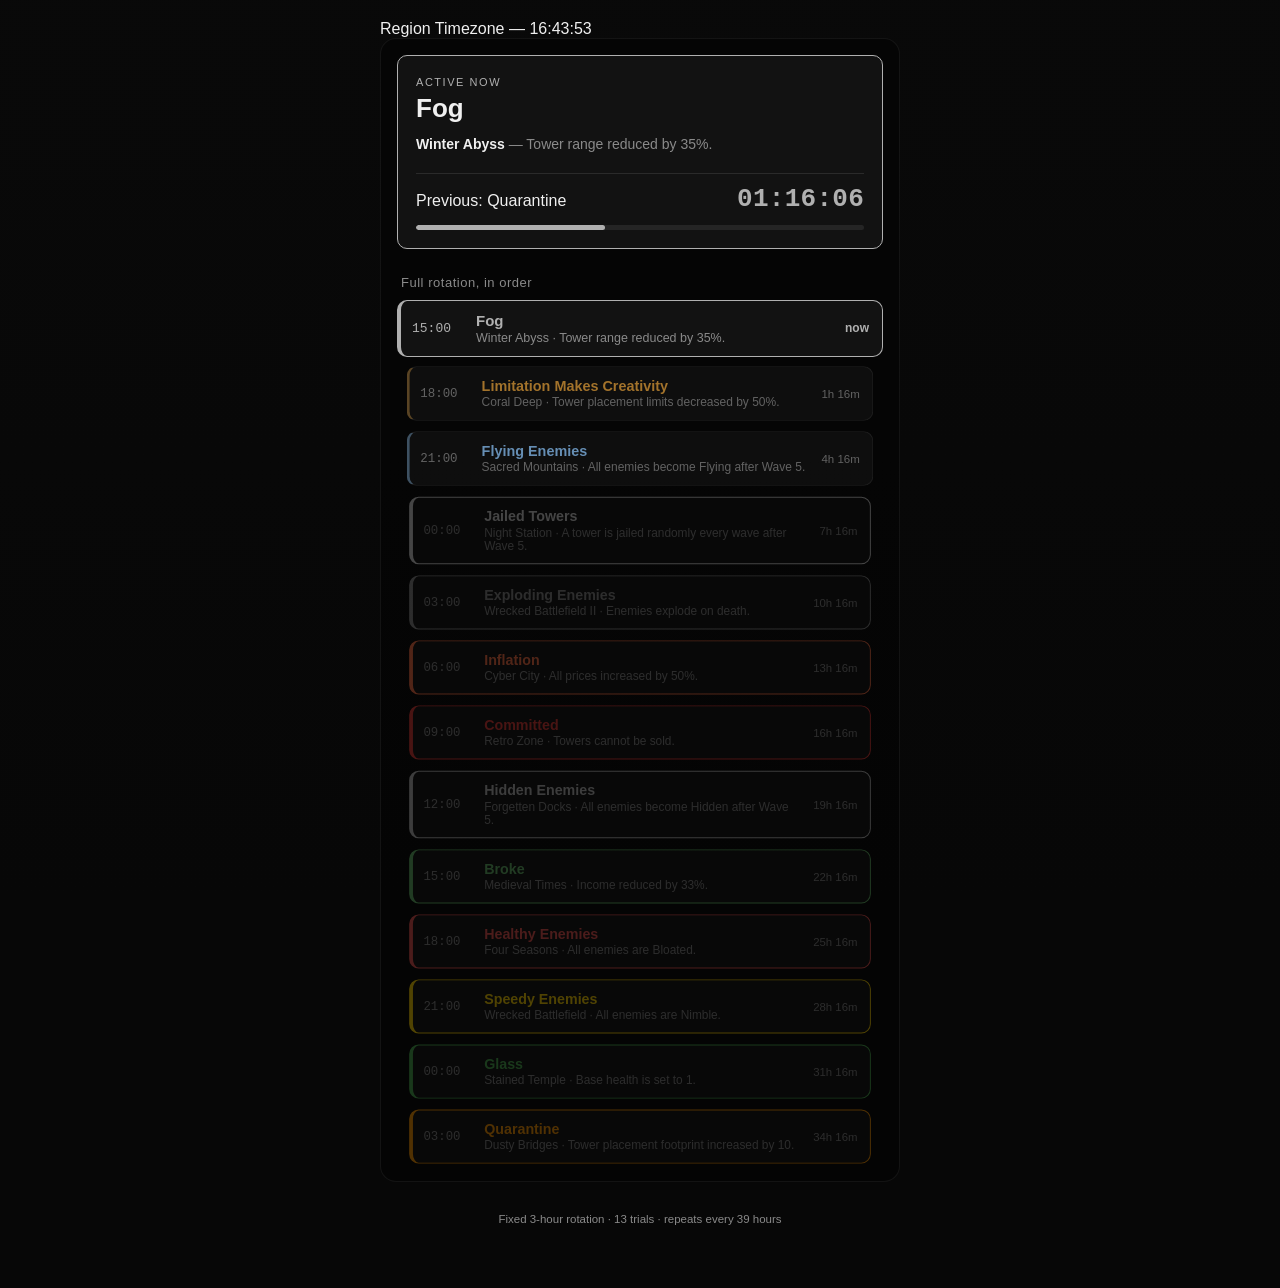
<file: index.html>
<!DOCTYPE html>
<html lang="en">

<head>
    <meta charset="UTF-8">
    <meta name="viewport" content="width=device-width, initial-scale=1.0">
    <title>Trial Rotation</title>

    <script src="code.js" defer></script>
    <link rel="stylesheet" href="style.css">
</head>

<body>
    <div class="wrap">
        <div class="clock">Region Timezone — <span id="clockText">--:--:--</span></div>
        <div class="panel">
            <div class="now-card">
                <div class="now-label">Active now</div>
                <div class="now-name" id="nowName">—</div>
                <div class="now-meta" id="nowMeta">—</div>

                <div class="lower-row">
                    <div id="previousLabel">Previous:</div>
                    <div class="countdown" id="countdown">--:--:--</div>
                </div>
                <div class="progress-track">
                    <div class="progress-fill" id="progressFill"></div>
                </div>
            </div>

            <div class="section-title">Full rotation, in order</div>
            <div class="list" id="list"></div>
        </div>

        <footer>Fixed 3-hour rotation · 13 trials · repeats every 39 hours</footer>
    </div>
</body>

</html>
</file>
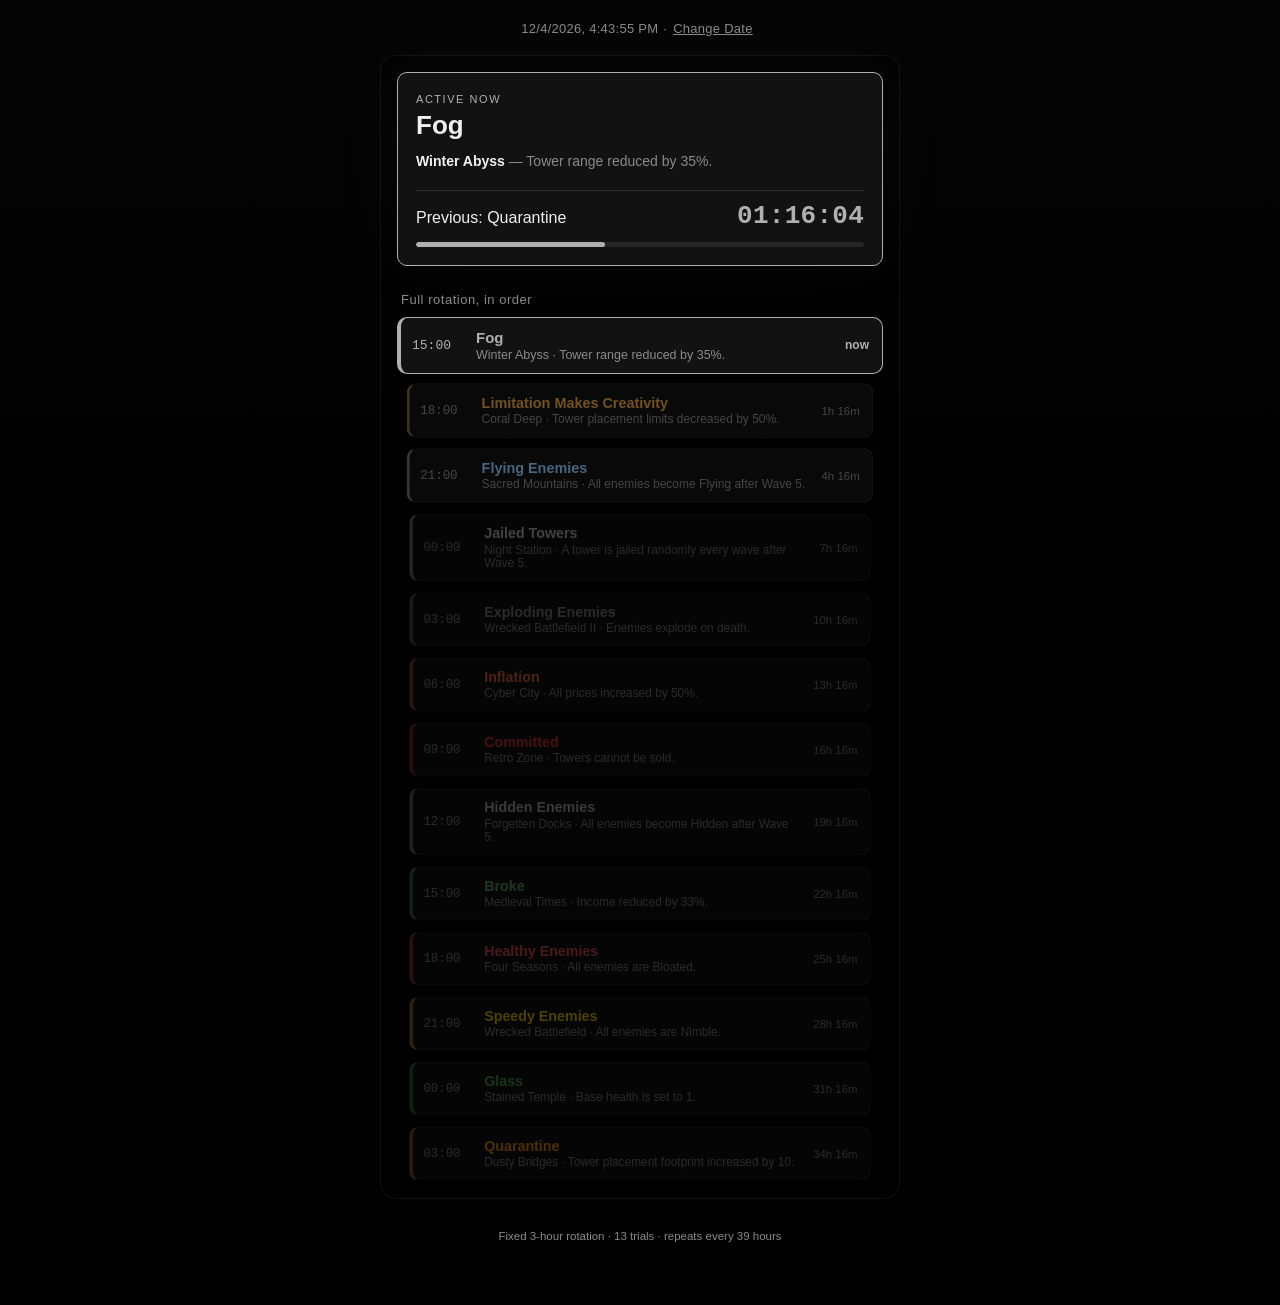
<file: docs/index.html>
<!DOCTYPE html>
<html lang="en">

<head>
    <meta charset="UTF-8">
    <meta name="viewport" content="width=device-width, initial-scale=1.0">
    <title>Trial Rotation</title>

    <script src="scripts/main.js" defer></script>
    <script src="scripts/connections.js" defer></script>

    <link rel="icon" type="image/webp" href="media/Icon.webp">
    <link rel="stylesheet" href="scripts/style.css">
</head>

<body>
    <div class="wrap">
        <div class="upperRow">
            <div id="calendar">DD/MM/YYYY HH:MM:SS</div>
            <button class="changeDate">Change Date</button>
            <input type="datetime-local"" id="datepicker" style="display: none;">
        </div>

        <div class="panel">
            <div class="now-card">
                <div class="now-label">Active now</div>
                <div class="now-name" id="nowName">—</div>
                <div class="now-meta" id="nowMeta">—</div>

                <div class="lower-row">
                    <div id="previousLabel">Previous:</div>
                    <div class="countdown" id="countdown">--:--:--</div>
                </div>
                <div class="progress-track">
                    <div class="progress-fill" id="progressFill"></div>
                </div>
            </div>

            <div class="section-title">Full rotation, in order</div>
            <div class="list" id="list"></div>
        </div>

        <footer>Fixed 3-hour rotation · 13 trials · repeats every 39 hours</footer>
    </div>
</body>

</html>
</file>
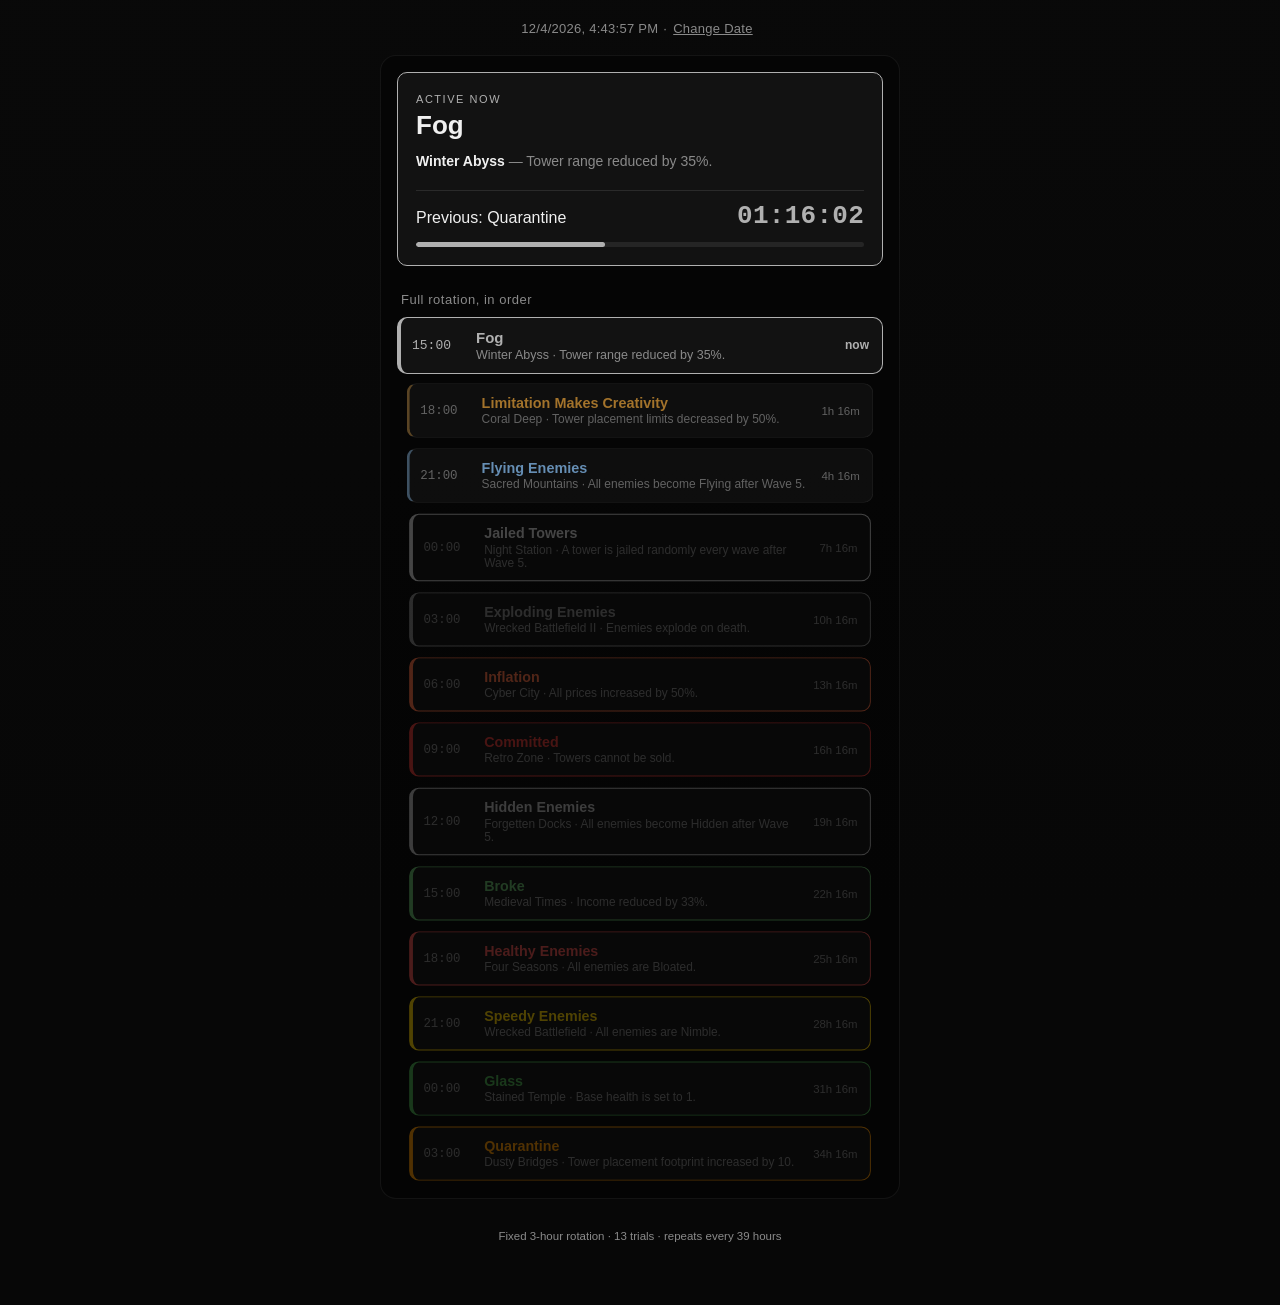
<file: scripts/index.html>
<!DOCTYPE html>
<html lang="en">

<head>
    <meta charset="UTF-8">
    <meta name="viewport" content="width=device-width, initial-scale=1.0">
    <title>Trial Rotation</title>

    <script src="main.js" defer></script>
    <script src="connections.js" defer></script>
    <link rel="stylesheet" href="style.css">
</head>

<body>
    <div class="wrap">
        <div class="upperRow">
            <div id="calendar">DD/MM/YYYY HH:MM:SS</div>
            <button class="changeDate">Change Date</button>
            <input type="datetime-local"" id="datepicker" style="display: none;">
        </div>

        <div class="panel">
            <div class="now-card">
                <div class="now-label">Active now</div>
                <div class="now-name" id="nowName">—</div>
                <div class="now-meta" id="nowMeta">—</div>

                <div class="lower-row">
                    <div id="previousLabel">Previous:</div>
                    <div class="countdown" id="countdown">--:--:--</div>
                </div>
                <div class="progress-track">
                    <div class="progress-fill" id="progressFill"></div>
                </div>
            </div>

            <div class="section-title">Full rotation, in order</div>
            <div class="list" id="list"></div>
        </div>

        <footer>Fixed 3-hour rotation · 13 trials · repeats every 39 hours</footer>
    </div>
</body>

</html>
</file>
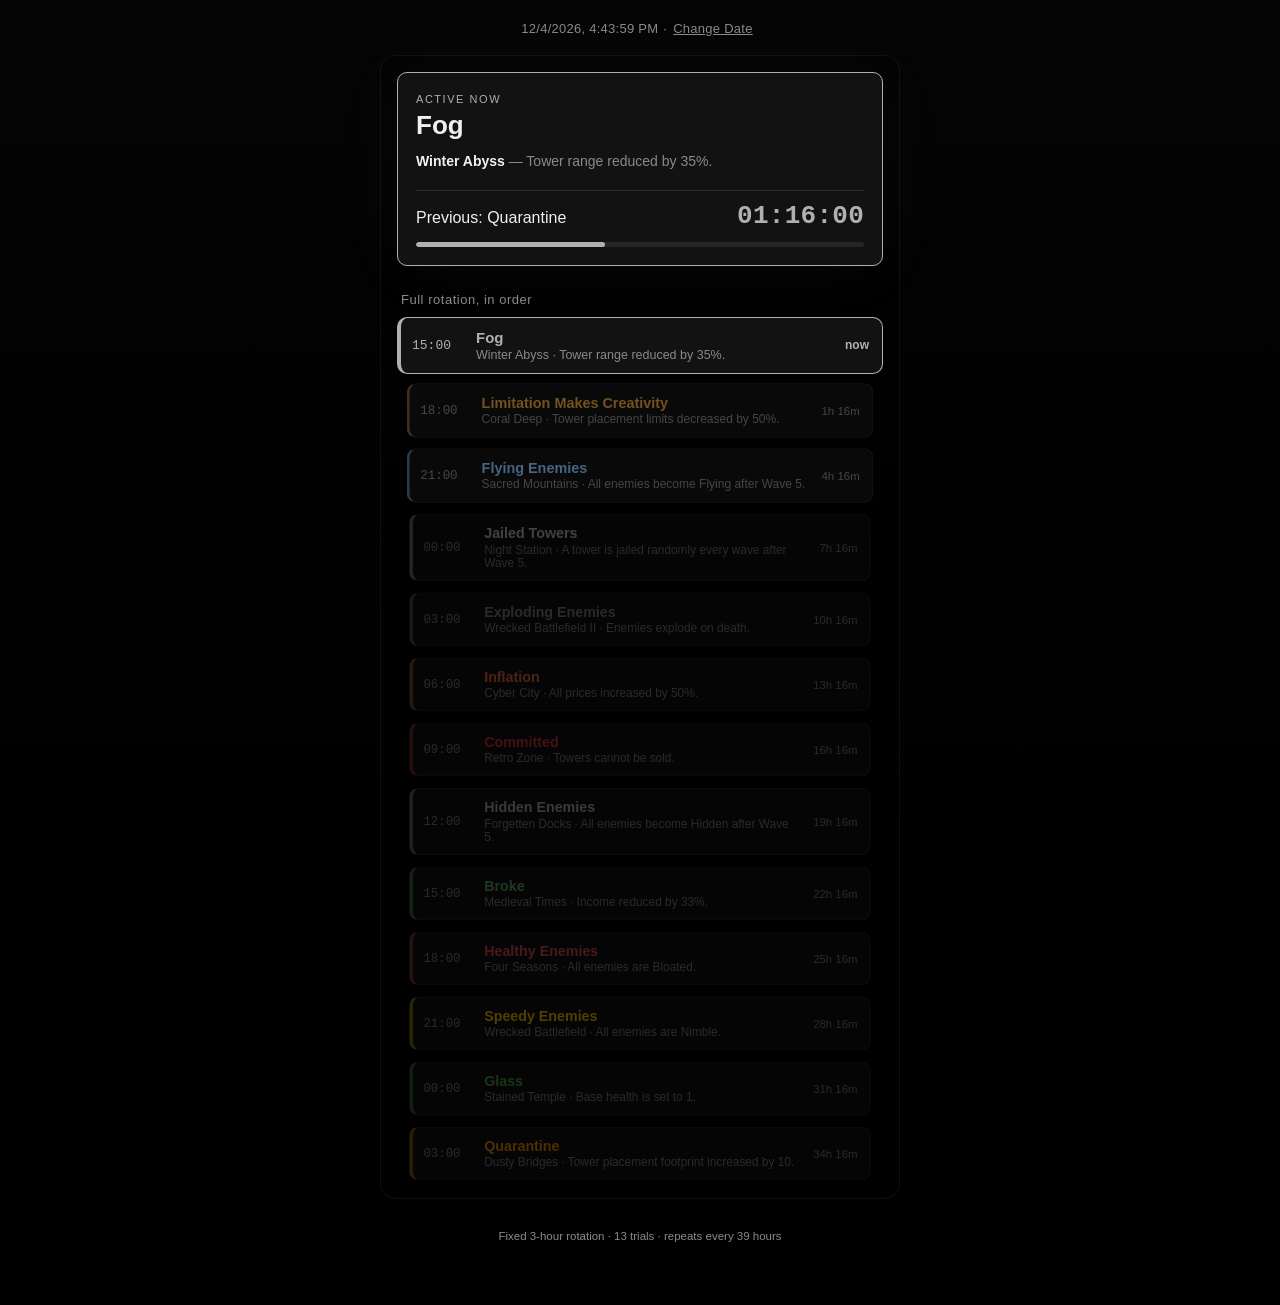
<file: docs/scripts/index.html>
<!DOCTYPE html>
<html lang="en">

<head>
    <meta charset="UTF-8">
    <meta name="viewport" content="width=device-width, initial-scale=1.0">
    <title>Trial Rotation</title>

    <script src="main.js" defer></script>
    <script src="connections.js" defer></script>

    <link rel="icon" type="image/webp" href="../media/Icon.webp">
    <link rel="stylesheet" href="style.css">
</head>

<body>
    <div class="wrap">
        <div class="upperRow">
            <div id="calendar">DD/MM/YYYY HH:MM:SS</div>
            <button class="changeDate">Change Date</button>
            <input type="datetime-local"" id="datepicker" style="display: none;">
        </div>

        <div class="panel">
            <div class="now-card">
                <div class="now-label">Active now</div>
                <div class="now-name" id="nowName">—</div>
                <div class="now-meta" id="nowMeta">—</div>

                <div class="lower-row">
                    <div id="previousLabel">Previous:</div>
                    <div class="countdown" id="countdown">--:--:--</div>
                </div>
                <div class="progress-track">
                    <div class="progress-fill" id="progressFill"></div>
                </div>
            </div>

            <div class="section-title">Full rotation, in order</div>
            <div class="list" id="list"></div>
        </div>

        <footer>Fixed 3-hour rotation · 13 trials · repeats every 39 hours</footer>
    </div>
</body>

</html>
</file>
<file: style.css>
:root{
    --bg:#000000;
    --surface:#121212;
    --surface-2:#121212;
    --line:#2a2a2a;
    --text:#f0f0f0;
    --muted:#8a8a8a;
    --accent:#b98cff;
  }
  *{box-sizing:border-box;}
  html,body{margin:0;padding:0;}
  body{
    background:#000000;
    background:linear-gradient(180deg, color-mix(in srgb, var(--accent) 10%, #000000) 10%, rgb(7, 7, 7) 70%);
    color:var(--text);
    font-family:-apple-system,BlinkMacSystemFont,"Montserrat",sans-serif;
    min-height:100vh;
    padding:20px 14px 60px;
    transition:background 0.6s ease;
  }
  .wrap{max-width:520px;margin:0 auto;}

  .panel{
    background:rgba(0, 0, 0, 0.342);
    border:1px solid rgba(255,255,255,0.06);
    border-radius:16px;
    padding:16px;
  }

  .upperRow{
    display: flex;
    justify-content: center; 
    align-items: center;    
    flex: 1 0 auto; 
  }

  #calendar{
    color:var(--muted);
    font-size:13px;
    letter-spacing:0.02em;
    margin-bottom:18px;
  }

  #calendar::after {
    content: "·";
    color: #888;
    margin-left: 5px;
  }

  .changeDate{
    color:var(--muted);
    font-size:13px;
    letter-spacing:0.02em;
    margin-bottom:18px;
    background-color: transparent;
    border: transparent;
    cursor: pointer;
    text-decoration: underline;
    transition: color 0.1s ease; 
  }

  .changeDate:hover{
    color: var(--accent);
  }
  
  .clock span{color:var(--text);font-variant-numeric:tabular-nums;}

  .now-card{
    background:var(--surface);
    border:1px solid var(--accent);
    border-radius:10px;
    padding:20px 18px 18px;
    transition:border-color 0.4s ease;
  }
  .now-label{
    font-size:11px;
    color:var(--accent);
    letter-spacing:0.14em;
    text-transform:uppercase;
    margin-bottom:6px;
    transition:color 0.4s ease;
  }
  .now-name{
    font-size:26px;
    font-weight:650;
    line-height:1.15;
    margin-bottom:10px;
  }
  .now-meta{
    font-size:14px;
    color:var(--muted);
    line-height:1.5;
    margin-bottom:18px;
  }
  .progress-track {
   width: 100%;
   height: 5px;
   background: rgba(255, 255, 255, 0.08);
   border-radius: 99px;
   overflow: hidden;
   margin-top: 11px;
  }

  .progress-fill {
   height: 100%;
   width: 100%;
   background: var(--accent);
   border-radius: 99px;
   transition: width 0.5s ease;
 }

  .now-meta b{color:var(--text);font-weight:600;}

  .lower-row{
    display:flex;
    flex-wrap:wrap; 
    align-items:baseline;
    justify-content:space-between;
    border-top:1px solid var(--line);
    padding-top:10px;
  }
  .countdown-label{font-size:12px;color:var(--muted);}
  .countdown{
    font-family:"SF Mono","Menlo",monospace;
    font-size:26px;
    font-weight:600;
    color:var(--accent);
    font-variant-numeric:tabular-nums;
    letter-spacing:0.01em;
    transition:color 0.4s ease;
  }

  .section-title{
    margin:26px 0 10px 4px;
    font-size:13px;
    color:var(--muted);
    letter-spacing:0.04em;
  }

  .list{
    display:flex;
    flex-direction:column;
    gap:8px;
  }
  .row{
    display:flex;
    align-items:center;
    gap:12px;
    background:var(--surface);
    border:1px solid var(--line);
    border-left:3px solid color-mix(in srgb, var(--accent) 45%, var(--line));
    border-radius:10px;
    padding:11px 13px 11px 11px;
    transform:scale(0.96);
    transform-origin:center center;
    opacity:0.7;
    transition:border-color 0.4s ease, background 0.4s ease, transform 0.4s ease, opacity 0.4s ease;
  }
  .row.active{
    border-color:var(--accent);
    border-width:1.5px;
    border-left-width:4px;
    background:var(--surface-2);
    transform:scale(1);
    opacity:1;
  }
  .row.hidden-more{
    border-color:var(--accent);
    border-width:1.5px;
    border-left-width:4px;
    background:var(--surface-2);
    transform:scale(0.95);
    opacity:0.3;
  }
  .row-time{
    width:52px;
    flex-shrink:0;
    font-family:"SF Mono","Menlo",monospace;
    font-size:13px;
    color:var(--muted);
    font-variant-numeric:tabular-nums;
  }
  .row.active .row-time{color:var(--accent);}
  .row-body{flex:1;min-width:0;}
  .row-name{
    font-size:15px;
    font-weight:600;
    margin-bottom:2px;
    color:var(--accent);
  }
  .row-map{
    font-size:12.5px;
    color:var(--muted);
  }
  .row-eta{
    font-size:12px;
    color:var(--muted);
    text-align:right;
    flex-shrink:0;
    font-variant-numeric:tabular-nums;
  }
  .row.active .row-eta{color:var(--accent);font-weight:600;}

  footer{
    text-align:center;
    color:var(--muted);
    font-size:11.5px;
    margin-top:28px;
    line-height:1.6;
  }
</file>
<file: docs/scripts/style.css>
:root{
    --bg:#000000;
    --surface:#121212;
    --surface-2:#121212;
    --line:#2a2a2a;
    --text:#f0f0f0;
    --muted:#8a8a8a;
    --accent:#b98cff;
  }
  *{box-sizing:border-box;}
  html,body{margin:0;padding:0;}
  body{
    color:var(--text);
    background: linear-gradient(to bottom, color-mix(in srgb, var(--accent) 6%, #000000),  #000000);
    font-family:-apple-system,BlinkMacSystemFont,"Montserrat",sans-serif;
    min-height:100vh;
    padding:20px 14px 60px;
    transition:background 0.6s ease;
  }
  .wrap{max-width:520px;margin:0 auto;}

  .panel{
    background:rgba(0, 0, 0, 0.342);
    border:1px solid rgba(255,255,255,0.06);
    border-radius:16px;
    padding:16px;
  }

  .upperRow{
    display: flex;
    justify-content: center; 
    align-items: center;    
    flex: 1 0 auto; 
  }

  #calendar{
    color:var(--muted);
    font-size:13px;
    letter-spacing:0.02em;
    margin-bottom:18px;
  }

  #calendar::after {
    content: "·";
    color: #888;
    margin-left: 5px;
  }

  .changeDate{
    color:var(--muted);
    font-size:13px;
    font-family:-apple-system,BlinkMacSystemFont,"Montserrat",sans-serif;
    letter-spacing:0.02em;
    margin-bottom:18px;
    background-color: transparent;
    border: transparent;
    cursor: pointer;
    text-decoration: underline;
    transition: color 0.1s ease; 
  }

  .changeDate:hover{
    color: var(--accent);
  }
  
  .clock span{color:var(--text);font-variant-numeric:tabular-nums;}

  .now-card{
    background:var(--surface);
    border:1px solid var(--accent);
    border-radius:10px;
    padding:20px 18px 18px;
    transition:border-color 0.4s ease;
    box-shadow: 0 0 70px 1px hsl(from var(--accent) h s l / 0.05);
  }
  .now-label{
    font-size:11px;
    color:var(--accent);
    letter-spacing:0.14em;
    text-transform:uppercase;
    margin-bottom:6px;
    transition:color 0.4s ease;
  }
  .now-name{
    font-size:26px;
    font-weight:650;
    line-height:1.15;
    margin-bottom:10px;
  }
  .now-meta{
    font-size:14px;
    color:var(--muted);
    line-height:1.5;
    margin-bottom:18px;
  }
  .progress-track {
   width: 100%;
   height: 5px;
   background: rgba(255, 255, 255, 0.08);
   border-radius: 99px;
   overflow: hidden;
   margin-top: 11px;
  }

  .progress-fill {
   height: 100%;
   width: 100%;
   background: var(--accent);
   border-radius: 99px;
   transition: width 0.5s ease;
 }

  .now-meta b{color:var(--text);font-weight:600;}

  .lower-row{
    display:flex;
    flex-wrap:wrap; 
    align-items:baseline;
    justify-content:space-between;
    border-top:1px solid var(--line);
    padding-top:10px;
  }
  .countdown-label{font-size:12px;color:var(--muted);}
  .countdown{
    font-family:"SF Mono","Menlo",monospace;
    font-size:26px;
    font-weight:600;
    color:var(--accent);
    font-variant-numeric:tabular-nums;
    letter-spacing:0.01em;
    transition:color 0.4s ease;
  }

  .section-title{
    margin:26px 0 10px 4px;
    font-size:13px;
    color:var(--muted);
    letter-spacing:0.04em;
  }

  .list{
    display:flex;
    flex-direction:column;
    gap:8px;
  }
  .row{
    display:flex;
    align-items:center;
    gap:12px;
    background:var(--surface);
    border:1px solid var(--line);
    border-left:3px solid color-mix(in srgb, var(--accent) 45%, var(--line));
    border-radius:10px;
    padding:11px 13px 11px 11px;
    transform:scale(0.96);
    transform-origin:center center;
    opacity:0.5;
    transition:border-color 0.4s ease, background 0.4s ease, transform 0.4s ease, opacity 0.4s ease;
  }
  .row.active{
    border-color:var(--accent);
    border-width:1.5px;
    border-left-width:4px;
    background:var(--surface-2);
    transform:scale(1);
    opacity:1;
  }
  .row.hidden-more{
    border-width:1px;
    border-left-width:4px;
    background:var(--surface-2);
    transform:scale(0.95);
    opacity:0.3;
  }
  .row-time{
    width:52px;
    flex-shrink:0;
    font-family:"SF Mono","Menlo",monospace;
    font-size:13px;
    color:var(--muted);
    font-variant-numeric:tabular-nums;
  }
  .row.active .row-time{color:var(--accent);}
  .row-body{flex:1;min-width:0;}
  .row-name{
    font-size:15px;
    font-weight:600;
    margin-bottom:2px;
    color:var(--accent);
  }
  .row-map{
    font-size:12.5px;
    color:var(--muted);
  }
  .row-eta{
    font-size:12px;
    color:var(--muted);
    text-align:right;
    flex-shrink:0;
    font-variant-numeric:tabular-nums;
  }
  .row.active .row-eta{color:var(--accent);font-weight:600;}

  footer{
    text-align:center;
    color:var(--muted);
    font-size:11.5px;
    margin-top:28px;
    line-height:1.6;
  }
</file>
<file: scripts/style.css>
:root{
    --bg:#000000;
    --surface:#121212;
    --surface-2:#121212;
    --line:#2a2a2a;
    --text:#f0f0f0;
    --muted:#8a8a8a;
    --accent:#b98cff;
  }
  *{box-sizing:border-box;}
  html,body{margin:0;padding:0;}
  body{
    background:#000000;
    background:linear-gradient(180deg, color-mix(in srgb, var(--accent) 10%, #000000) 10%, rgb(7, 7, 7) 70%);
    color:var(--text);
    font-family:-apple-system,BlinkMacSystemFont,"Montserrat",sans-serif;
    min-height:100vh;
    padding:20px 14px 60px;
    transition:background 0.6s ease;
  }
  .wrap{max-width:520px;margin:0 auto;}

  .panel{
    background:rgba(0, 0, 0, 0.342);
    border:1px solid rgba(255,255,255,0.06);
    border-radius:16px;
    padding:16px;
  }

  .upperRow{
    display: flex;
    justify-content: center; 
    align-items: center;    
    flex: 1 0 auto; 
  }

  #calendar{
    color:var(--muted);
    font-size:13px;
    letter-spacing:0.02em;
    margin-bottom:18px;
  }

  #calendar::after {
    content: "·";
    color: #888;
    margin-left: 5px;
  }

  .changeDate{
    color:var(--muted);
    font-size:13px;
    letter-spacing:0.02em;
    margin-bottom:18px;
    background-color: transparent;
    border: transparent;
    cursor: pointer;
    text-decoration: underline;
    transition: color 0.1s ease; 
  }

  .changeDate:hover{
    color: var(--accent);
  }
  
  .clock span{color:var(--text);font-variant-numeric:tabular-nums;}

  .now-card{
    background:var(--surface);
    border:1px solid var(--accent);
    border-radius:10px;
    padding:20px 18px 18px;
    transition:border-color 0.4s ease;
  }
  .now-label{
    font-size:11px;
    color:var(--accent);
    letter-spacing:0.14em;
    text-transform:uppercase;
    margin-bottom:6px;
    transition:color 0.4s ease;
  }
  .now-name{
    font-size:26px;
    font-weight:650;
    line-height:1.15;
    margin-bottom:10px;
  }
  .now-meta{
    font-size:14px;
    color:var(--muted);
    line-height:1.5;
    margin-bottom:18px;
  }
  .progress-track {
   width: 100%;
   height: 5px;
   background: rgba(255, 255, 255, 0.08);
   border-radius: 99px;
   overflow: hidden;
   margin-top: 11px;
  }

  .progress-fill {
   height: 100%;
   width: 100%;
   background: var(--accent);
   border-radius: 99px;
   transition: width 0.5s ease;
 }

  .now-meta b{color:var(--text);font-weight:600;}

  .lower-row{
    display:flex;
    flex-wrap:wrap; 
    align-items:baseline;
    justify-content:space-between;
    border-top:1px solid var(--line);
    padding-top:10px;
  }
  .countdown-label{font-size:12px;color:var(--muted);}
  .countdown{
    font-family:"SF Mono","Menlo",monospace;
    font-size:26px;
    font-weight:600;
    color:var(--accent);
    font-variant-numeric:tabular-nums;
    letter-spacing:0.01em;
    transition:color 0.4s ease;
  }

  .section-title{
    margin:26px 0 10px 4px;
    font-size:13px;
    color:var(--muted);
    letter-spacing:0.04em;
  }

  .list{
    display:flex;
    flex-direction:column;
    gap:8px;
  }
  .row{
    display:flex;
    align-items:center;
    gap:12px;
    background:var(--surface);
    border:1px solid var(--line);
    border-left:3px solid color-mix(in srgb, var(--accent) 45%, var(--line));
    border-radius:10px;
    padding:11px 13px 11px 11px;
    transform:scale(0.96);
    transform-origin:center center;
    opacity:0.7;
    transition:border-color 0.4s ease, background 0.4s ease, transform 0.4s ease, opacity 0.4s ease;
  }
  .row.active{
    border-color:var(--accent);
    border-width:1.5px;
    border-left-width:4px;
    background:var(--surface-2);
    transform:scale(1);
    opacity:1;
  }
  .row.hidden-more{
    border-color:var(--accent);
    border-width:1.5px;
    border-left-width:4px;
    background:var(--surface-2);
    transform:scale(0.95);
    opacity:0.3;
  }
  .row-time{
    width:52px;
    flex-shrink:0;
    font-family:"SF Mono","Menlo",monospace;
    font-size:13px;
    color:var(--muted);
    font-variant-numeric:tabular-nums;
  }
  .row.active .row-time{color:var(--accent);}
  .row-body{flex:1;min-width:0;}
  .row-name{
    font-size:15px;
    font-weight:600;
    margin-bottom:2px;
    color:var(--accent);
  }
  .row-map{
    font-size:12.5px;
    color:var(--muted);
  }
  .row-eta{
    font-size:12px;
    color:var(--muted);
    text-align:right;
    flex-shrink:0;
    font-variant-numeric:tabular-nums;
  }
  .row.active .row-eta{color:var(--accent);font-weight:600;}

  footer{
    text-align:center;
    color:var(--muted);
    font-size:11.5px;
    margin-top:28px;
    line-height:1.6;
  }
</file>
